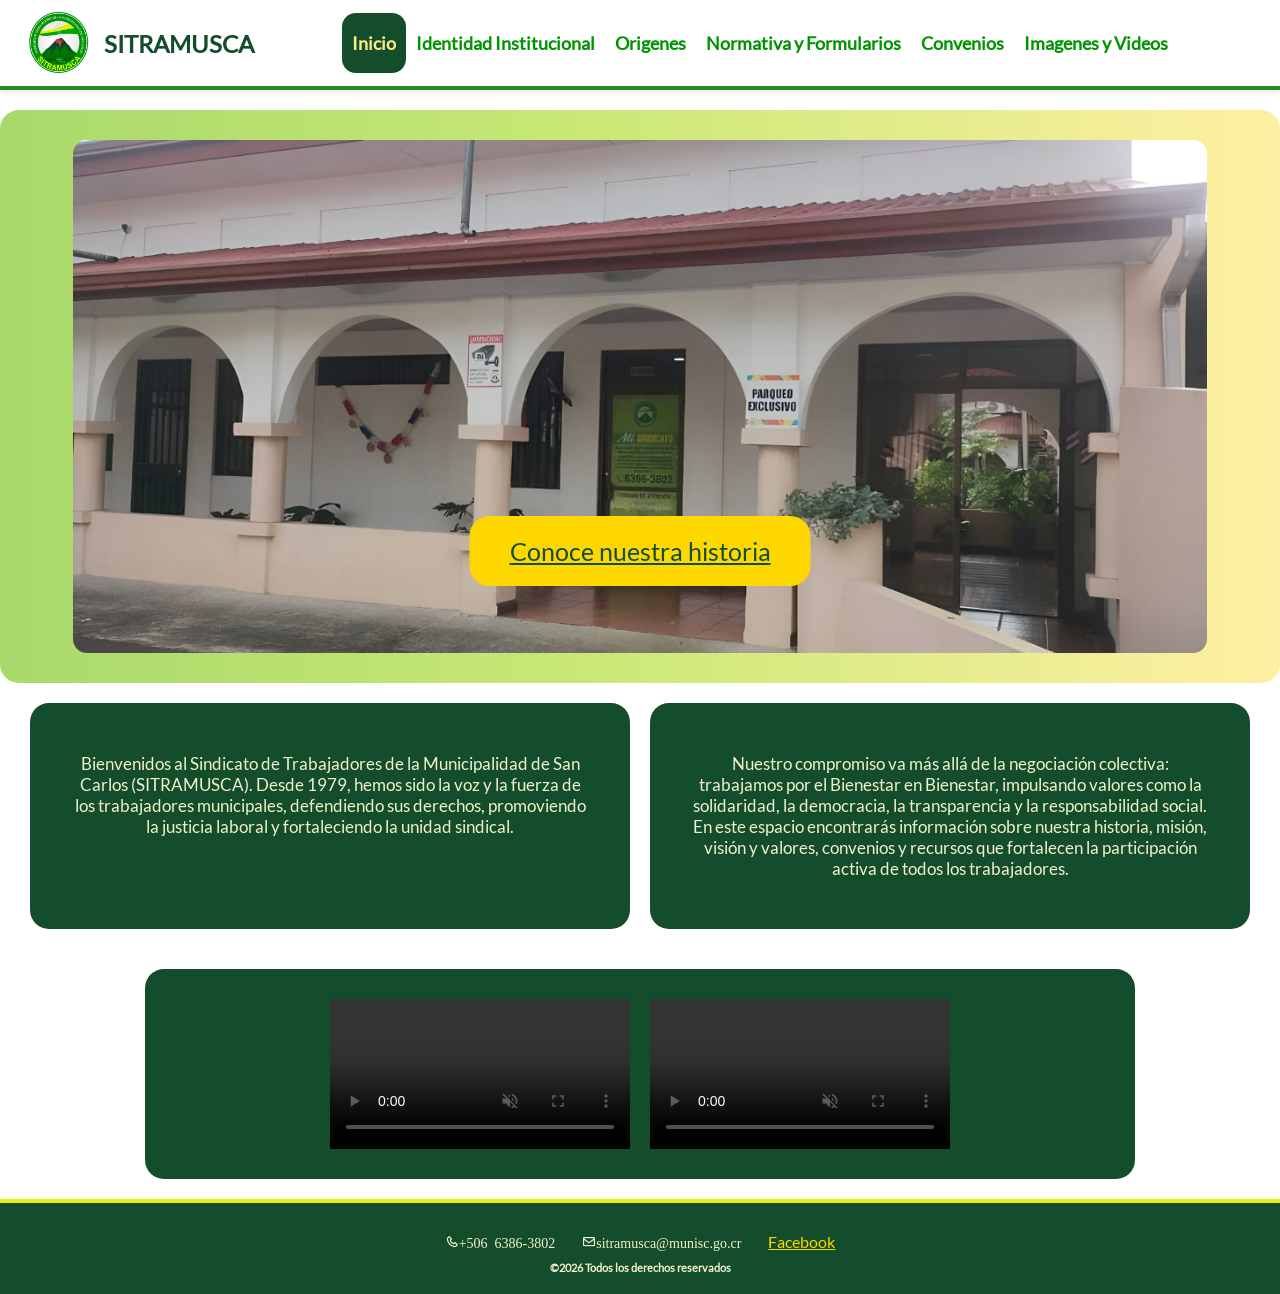
<file: index.html>
<!DOCTYPE html>
<html lang="es">
    <head>
        <meta charset="UTF-8">
        <meta name="viewport" content="width=device-width, initial-scale=1.0">
        <meta name="description"content="plantilla de ejemplo para HTML5, CSS3 y JavaScript"> 
        <meta name="Keywords" content="HTML5, CSS3 y JavaScript">
        <title id="titulo">Sindicato de Trabajadores de la Municipalidad de San Carlos - Incio</title>
        <link href='https://unpkg.com/boxicons@2.1.4/css/boxicons.min.css' rel='stylesheet'>
        <link rel="shortcut icon" type="image/x-icon" href="res/logo.png">
        <link rel="stylesheet" href="CSS/estilos.css">
    </head>
    <body>
        <div id="agrupar">

            <header class="Arriba">

                <img class="lo" src="./res/logo.png" alt="">

                <h1 class="Si">SITRAMUSCA</h1>
                <button class="menu-toggle" id="menuToggle" type="button" aria-label="Abrir menú" aria-expanded="false" aria-controls="menu"><span></span><span></span><span></span></button>

                <nav id='menu'>

                    <ul>
                        <li><a href='./index.html' class="act">Inicio</a></li>
                        <li><a href='./II/ISITRAMUSCA.html'>Identidad Institucional</a></li>
                        <li><a href='./Or/Origenes.html'>Origenes</a></li>
                        <li><a href='./MN/MarcoN.html'>Normativa y Formularios</a></li>
                        <li><a href="./Convenios/Co.html">Convenios</a></li>
                        <li><a href='./Imagenes/imagen.html'>Imagenes y Videos</a></li>
                    </ul>

                </nav>

            </header> 

            <div class="Li"></div>

        </div>  

        <article class="Bb">

            <div class="imagenb">

                <img src="./res/Banner4.cl.jpg" alt="I1" class="ImagenA">

                <div class="t">

                    <a href="NuestraHi/NuHi.html" class="b">Conoce nuestra historia</a>

                </div>

            </div>

        </article>  

        <section class="se">

            <div class="bloq">

                <article class="pb">

                    <header>

                        <hgroup>

                            <p>Bienvenidos al Sindicato de Trabajadores de la Municipalidad de San Carlos (SITRAMUSCA).
                                Desde 1979, hemos sido la voz y la fuerza de los trabajadores municipales, defendiendo sus derechos, promoviendo la justicia laboral y fortaleciendo la unidad sindical.</p>
                       
                        </hgroup>
                    </header>
                </article>

                <article class="pb">
                    <header>
                        <hgroup>
                            <p>Nuestro compromiso va más allá de la negociación colectiva: trabajamos por el Bienestar en Bienestar, impulsando valores como la solidaridad, la democracia, la transparencia y la responsabilidad social.

                                En este espacio encontrarás información sobre nuestra historia, misión, visión y valores, convenios y recursos que fortalecen la participación activa de todos los trabajadores.</p>
                        </hgroup>
                    </header>
                </article>

                <article class="BBB">

                    <header>

                        <hgroup>

                            <video autoplay muted controls width="700" height="440">

                               <source src="./res/video aniversario (2).mp4" type="video/mp4">
                            
                            </video>
                        </hgroup>

                    </header>
                    
                        <hgroup>

                            <video autoplay muted controls width="700" height="440">

                                <source src="./res/Sabias Qe comprimido.mp4" type="video/mp4">
                            
                            </video>
                            
                        </hgroup>

                </article>

            </div>

        </section>
    
        <footer id="pie">
            <div>

                <i class='bx  bx-phone'>+506 6386-3802</i>
                <i class='bx  bx-envelope'>sitramusca@munisc.go.cr</i>
                <a href="https://www.facebook.com/share/17MAuwQBsU/">Facebook</a>

            </div>

            <h6>&copy;2026 Todos los derechos reservados</h6> 

        </footer>

    <script src="./JS/menu.js" defer></script>
</body>
    
</html>
</file>
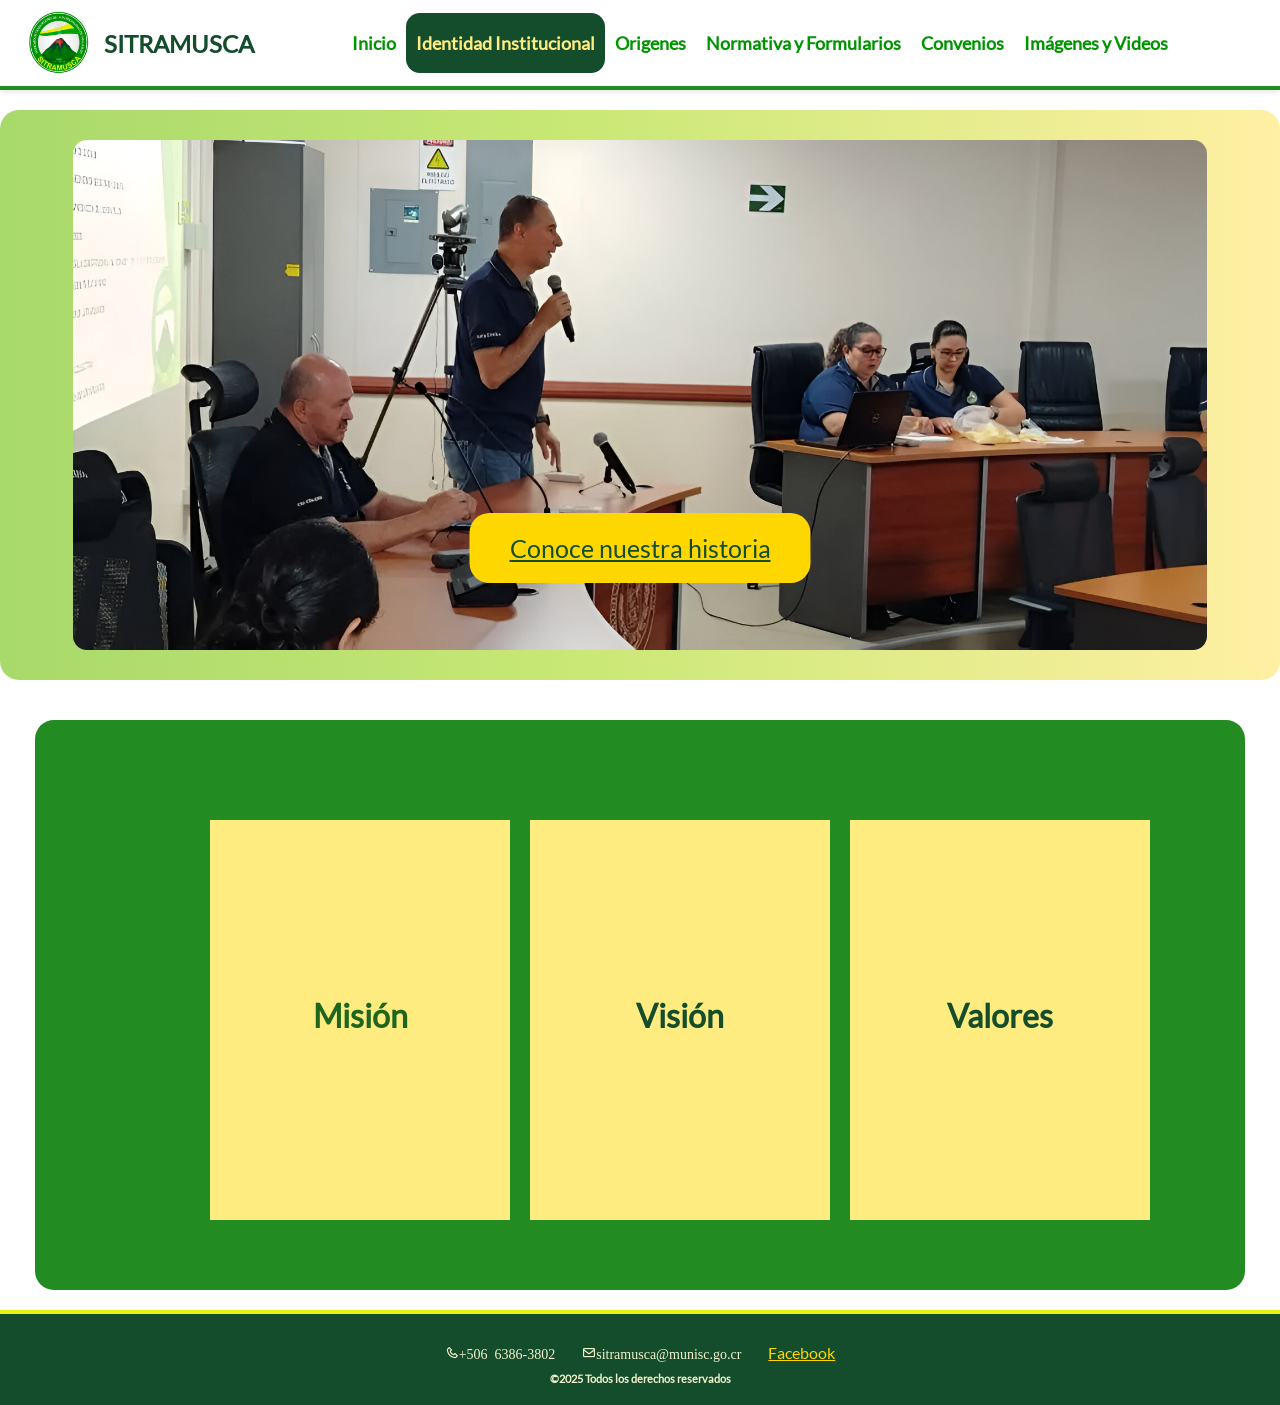
<file: II/ISITRAMUSCA.html>
<!DOCTYPE html>
<html lang="es">
    <head>
        <meta charset="UTF-8">
        <meta name="viewport" content="width=device-width, initial-scale=1.0">
        <meta name="description"content="plantilla de ejemplo para HTML5, CSS3 y JavaScript"> 
        <meta name="Keywords" content="HTML5, CSS3 y JavaScript">
        <title id="titulo">Sindicato de Trabajadores de la Municipalidad de San Carlos - Identidad Institucional</title>
        <link href='https://unpkg.com/boxicons@2.1.4/css/boxicons.min.css' rel='stylesheet'>
        <link rel="shortcut icon" type="image/x-icon" href="../res/logo.png">
        <link rel="stylesheet" href="../CSS/estilos.css">
    </head>
    <body>
        <div id="agrupar">
            <header class="Arriba">
                <img class="lo" src="../res/logo.png" alt="">
                <h1 class="Si">SITRAMUSCA</h1>
                <button class="menu-toggle" id="menuToggle" type="button" aria-label="Abrir menú" aria-expanded="false" aria-controls="menu"><span></span><span></span><span></span></button>
            
            
            <nav id='menu'>
                <ul>
                    <li><a href='../index.html'>Inicio</a></li>
                    <li><a href='../II/ISITRAMUSCA.html' class="act">Identidad Institucional</a></li>
                    <li><a href='../Or/Origenes.html'>Origenes</a></li>
                    <li><a href='../MN/MarcoN.html'>Normativa y Formularios</a></li>
                    <li><a href="../Convenios/Co.html">Convenios</a></li>
                    <li><a href="../Imagenes/imagen.html">Imágenes y Videos</a></li>
                </ul>
            </nav>
           
        </header>

         <div class="Li"></div>
        </div>
    <article class="Bb">
        <div class="imagenb">
            <img src="../res/banner1.jpg" alt="I1" id="Im1">

        <div class="t">
             <a href="../NuestraHi/NuHi.html" class="b">Conoce nuestra historia</a>
        </div>
        </div>
    </article>
       
    <section class="se">
        <article class="BB">  
            <div class="Con">
                <div class="Target">
                    <div class="Frente">
                        <h2>Misión</h2>
                    </div>
                    <div class="Atras">
                        <p>Nuestra misión es representar, defender y promover los derechos e intereses de los trabajadores de la Municipalidad de San Carlos, garantizando condiciones laborales justas, equitativas y dignas. Buscamos fortalecer la unidad, la solidaridad y la participación democrática de nuestros afiliados, impulsando el bienestar integral de los trabajadores y sus familias, así como el desarrollo social y comunitario del cantón.</p>
                    </div>
                </div>

                <div class="TargetVi">
                    <div class="frentevi">
                        <h2>Visión</h2>
                    </div>
                    <div class="atrasvi">
                        <p>Ser un sindicato líder, sólido y transparente, reconocido a nivel local y nacional por su capacidad de defender los derechos laborales, fomentar la justicia social y promover la participación democrática. Aspiramos a consolidarnos como un referente en la protección de los trabajadores municipales y en el fortalecimiento del bienestar colectivo, contribuyendo al progreso de San Carlos y de Costa Rica</p>
                    </div>
                </div>

                <div class="TargetVa">
                    <div class="frenteva">
                        <h2>Valores</h2>
                    </div>
                    <div class="atrasva">
                        <p>
                            <b>Solidaridad:</b> Apoyamos a cada trabajador municipal como parte de una misma familia sindical.
                            
                            <b>Justicia:</b> Luchamos por condiciones laborales justas, equitativas y dignas.
                            
                            <b>Transparente:</b> Actuamos con claridad y honestidad en la gestión sindical.
                        
                            <b>Respeto:</b> Promovemos relaciones laborales basadas en la dignidad y los derechos humanos
                            
                            <b>Democracia:</b> Fomentamos la participación activa de los trabajadores en la toma de decisiones.
                            
                            <b>Responsabilidad Social:</b> Reconocemos nuestra función como defensores del bienestar de los empleados y del servicio a la ciudadanía</p>
                    </div>
                </div>
            </div>     
        </article>
    </section>
     
    <footer id="pie">
        <div>
            <i class='bx  bx-phone'>+506 6386-3802</i>
            <i class='bx  bx-envelope'>sitramusca@munisc.go.cr</i>
            <a href="https://www.facebook.com/share/17MAuwQBsU/">Facebook</a>
            </div>
    <h6>&copy;2025 Todos los derechos reservados</h6> 
    </footer>
    <script src="../JS/menu.js" defer></script>
</body>
</html>
</file>
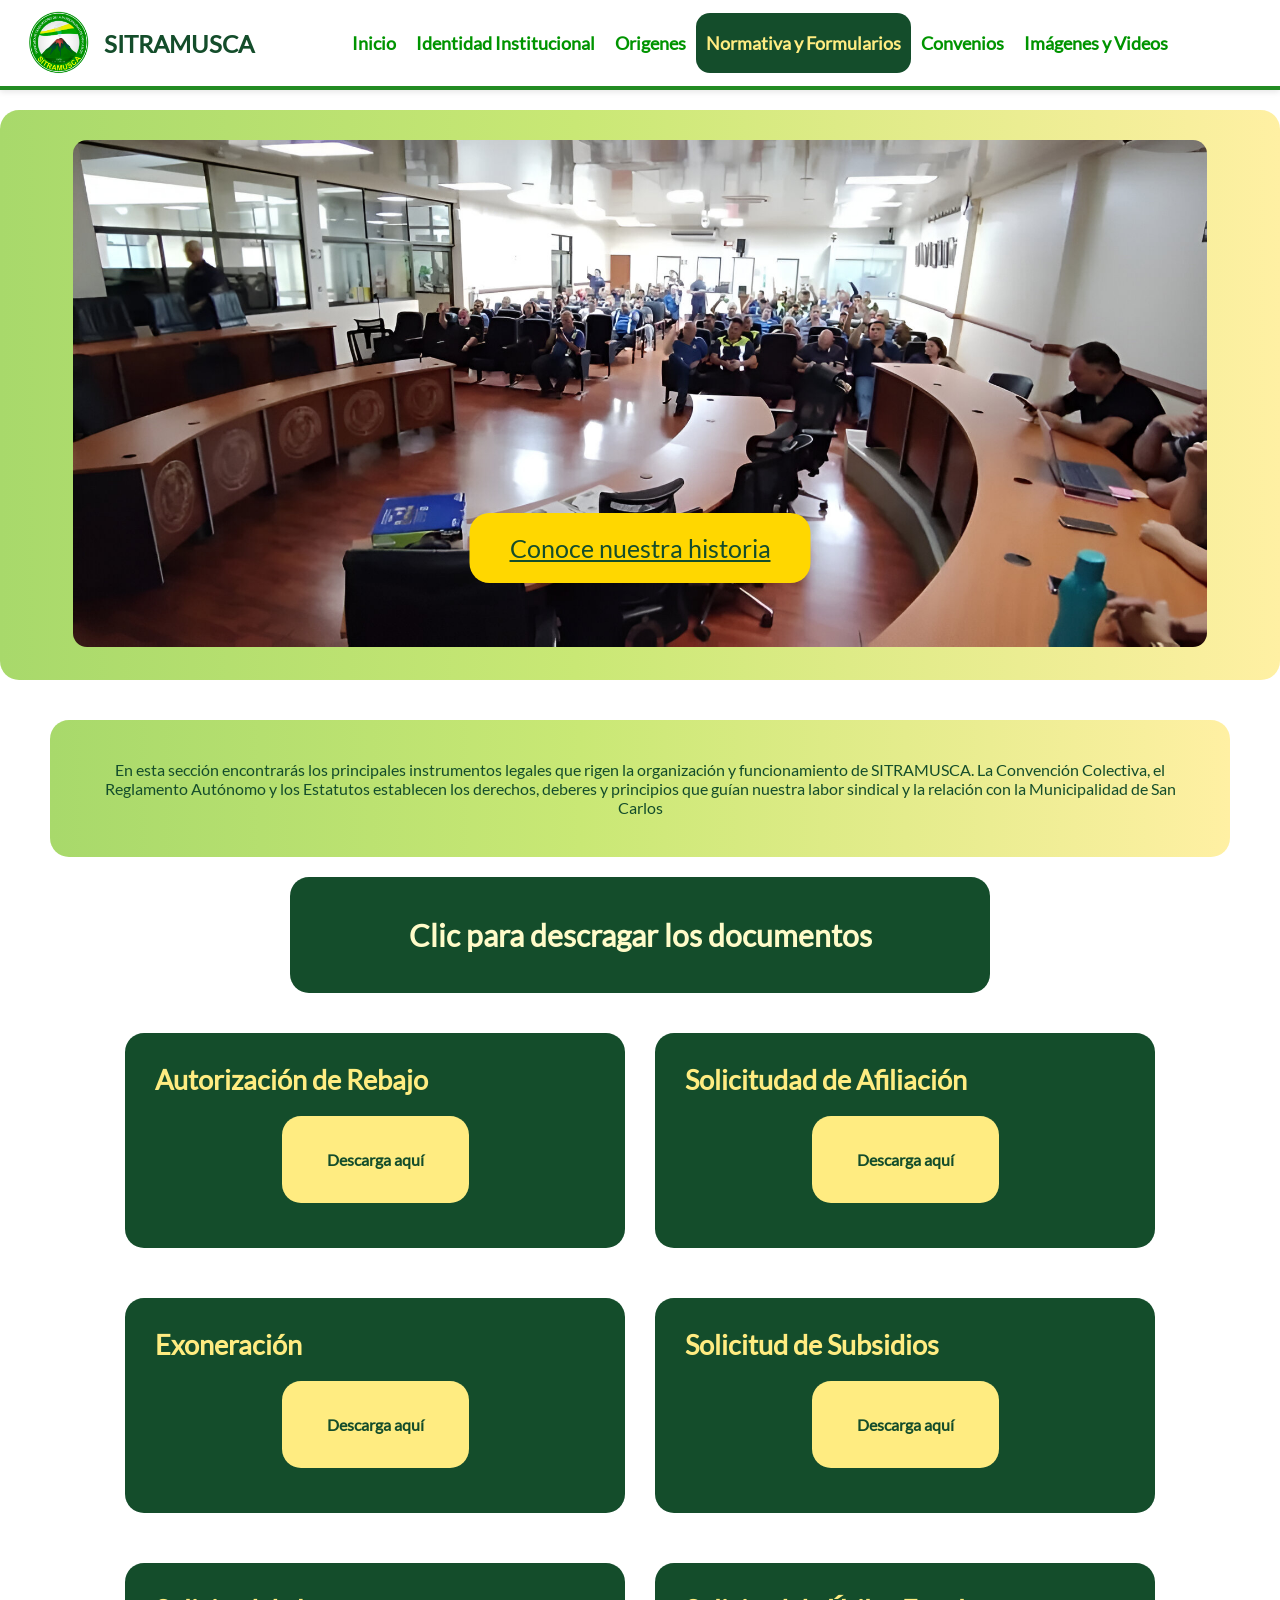
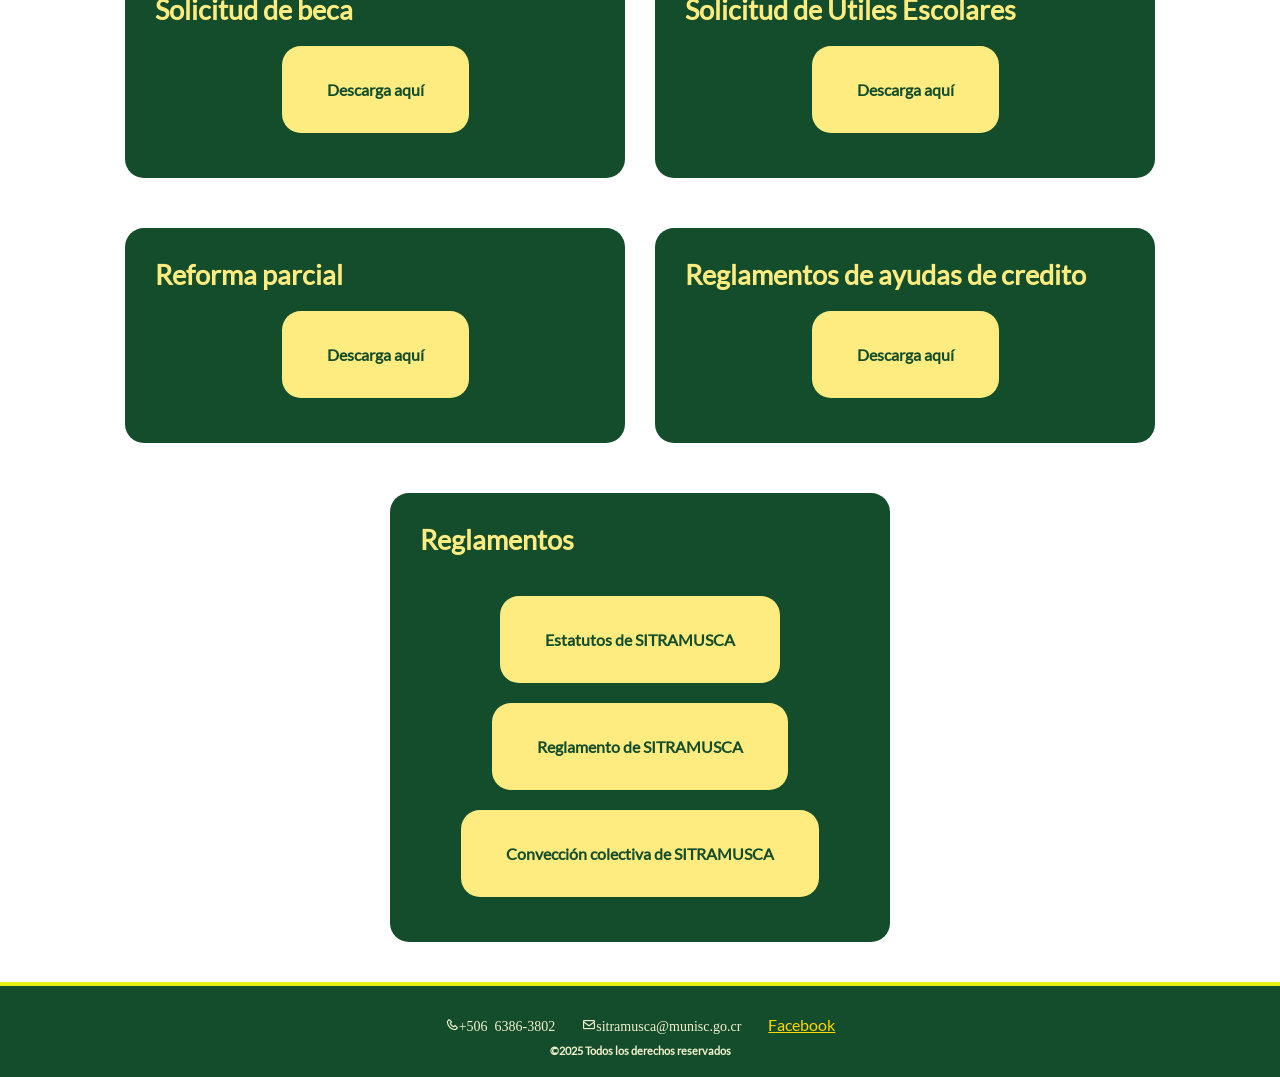
<file: MN/MarcoN.html>
<!DOCTYPE html>
<html lang="es">

    <head>

        <meta charset="UTF-8">
        <meta name="viewport" content="width=device-width, initial-scale=1.0">
        <meta name="description"content="plantilla de ejemplo para HTML5, CSS3 y JavaScript"> 
        <meta name="Keywords" content="HTML5, CSS3 y JavaScript">
        <title id="titulo">Sindicato de Trabajadores de la Municipalidad de San Carlos - Normativa y Formularios</title>
        <link href='https://unpkg.com/boxicons@2.1.4/css/boxicons.min.css' rel='stylesheet'>
        <link rel="shortcut icon" type="image/x-icon" href="../res/logo.png">
        <link rel="stylesheet" href="../CSS/estilos.css">

    </head>

    <body>

        <div id="agrupar">

            <header class="Arriba">

                <img class="lo" src="../res/logo.png" alt="">

                <h1 class="Si">SITRAMUSCA</h1>
                <button class="menu-toggle" id="menuToggle" type="button" aria-label="Abrir menú" aria-expanded="false" aria-controls="menu"><span></span><span></span><span></span></button>
            
                <nav id='menu'>
                    <ul>
                        <li><a href='../index.html'>Inicio</a></li>
                        <li><a href='../II/ISITRAMUSCA.html'>Identidad Institucional</a></li>
                        <li><a href='../Or/Origenes.html'>Origenes</a></li>
                        <li><a href='../MN/MarcoN.html' class="act">Normativa y Formularios</a></li>
                        <li><a href="../Convenios/Co.html">Convenios</a></li>
                        <li><a href="../Imagenes/imagen.html">Imágenes y Videos</a></li>
                    </ul>
                </nav>

            </header>

           <div class="Li"></div>
       
        </div>
        
        <article class="Bb">

            <div class="imagenbo">

                <img src="../res/Banner3.jpg" alt="I1" id="Im1">

                <div class="t">

                    <a href="../NuestraHi/NuHi.html" class="b">Conoce nuestra historia</a>

                </div>

            </div>

        </article> 
           
        <section>

            <header class="Nuc">

                <hgroup>

                
                    <p>En esta sección encontrarás los principales instrumentos legales que rigen la organización y funcionamiento de SITRAMUSCA. La Convención Colectiva, el Reglamento Autónomo y los Estatutos establecen los derechos, deberes y principios que guían nuestra labor sindical y la relación con la Municipalidad de San Carlos</p>
            
                </hgroup>

            </header>

            <header class="Nuca">

            <p>Clic para descragar los documentos</p>

            </header>


            <section class="ContPe">
        
                <section class="Pe">

                    <h2 class="TPe">Autorización de Rebajo</h2>

                    <div class="DocB">

                        <a href="../res/BOLETA DE AUTORIZACION REBAJO PLANILLA.docx" download class="Botd">Descarga aquí</a>
            
                    </div>

                </section>

                <section class="Pe">

                    <h2 class="TPe">Solicitudad de Afiliación</h2>

                    <div class="DocB">
                        
                <a href="../res/SOLICITUD DE AFILIACIÓN.docx" download class="Botd">Descarga aquí</a>

                        
                    </div>
                
                </section>

                <section class="Pe">

                    <h2 class="TPe">Exoneración</h2>

                    <div class="DocB">
                        
                        <a href="../res/EXONERACION PERMISO CONSTRUCCION.docx" download class="Botd">Descarga aquí</a>
                    
                    </div>
                
                </section>

                <section class="Pe">

                    <h2 class="TPe">Solicitud de Subsidios</h2>

                    <div class="DocB">
                        
                        <a href="../res/Formato subsidio.docx" download class="Botd">Descarga aquí</a>
                    
                    </div>

                </section>

                <section class="Pe">

                    <h2 class="TPe">Solicitud de beca</h2>

                    <div class="DocB">
                        
                        
                        <a href="../res/FORMULARIO BECAS VIGENTE.docx" download class="Botd">Descarga aquí</a>
                    
                    </div>

                </section>

                 <section class="PeC">

                    <h2 class="TPe">Solicitud de Útiles Escolares</h2>

                    <div class="DocB">
                        
                        <a href="../res/SOLICITUD DE ARTICULOS PARA ESTUDIANTES  - 2026.docx" download class="Botd">Descarga aquí</a>
                    
                    </div>

                </section>


                 <section class="PeC">

                    <h2 class="TPe">Reforma parcial</h2>

                    <div class="DocB">
                        
                        <a href="../res/Reforma Parcial Estatuto SITRAMUSCA- FINAL.pdf" download class="Botd">Descarga aquí</a>
                    
                    </div>

                </section>


                 <section class="PeC">

                    <h2 class="TPe">Reglamentos de ayudas de credito</h2>

                    <div class="DocB">
                        
                        <a href="../res/REGLAMENTO DE AYUDAS CREDITO CAJA AUXILIAR 2019.pdf" download class="Botd">Descarga aquí</a>
                    
                    </div>

                </section>


                <section class="Pe">

                    <h2 class="TPe">Reglamentos</h2>

                    <div class="DocB">

                        <hgroup class="Btr">
                            
                            <a href="../res/ESTATUTOS DE SITRAMUSCA.pdf" download class="Botd">Estatutos de SITRAMUSCA</a>
                            <a href="../res/REGLAMENTO AUTONOMO.pdf" download class="Botd">Reglamento de SITRAMUSCA</a>
                            <a href="../res/CONVENCION COLECTIVA AGOSTO 2024.pdf" download class="Botd">Convección colectiva de SITRAMUSCA</a>
                        
                        </hgroup>

                    </div>

                </section>

            </section>
            

        </section>

        

        <footer id="pie">

            <div>

                <i class='bx  bx-phone'>+506 6386-3802</i>
                <i class='bx  bx-envelope'>sitramusca@munisc.go.cr</i>
                <a href="https://www.facebook.com/share/17MAuwQBsU/">Facebook</a>

            </div>

            <h6>&copy;2025 Todos los derechos reservados</h6> 

        </footer> 

    <script src="../JS/menu.js" defer></script>
</body>
    
</html>
</file>
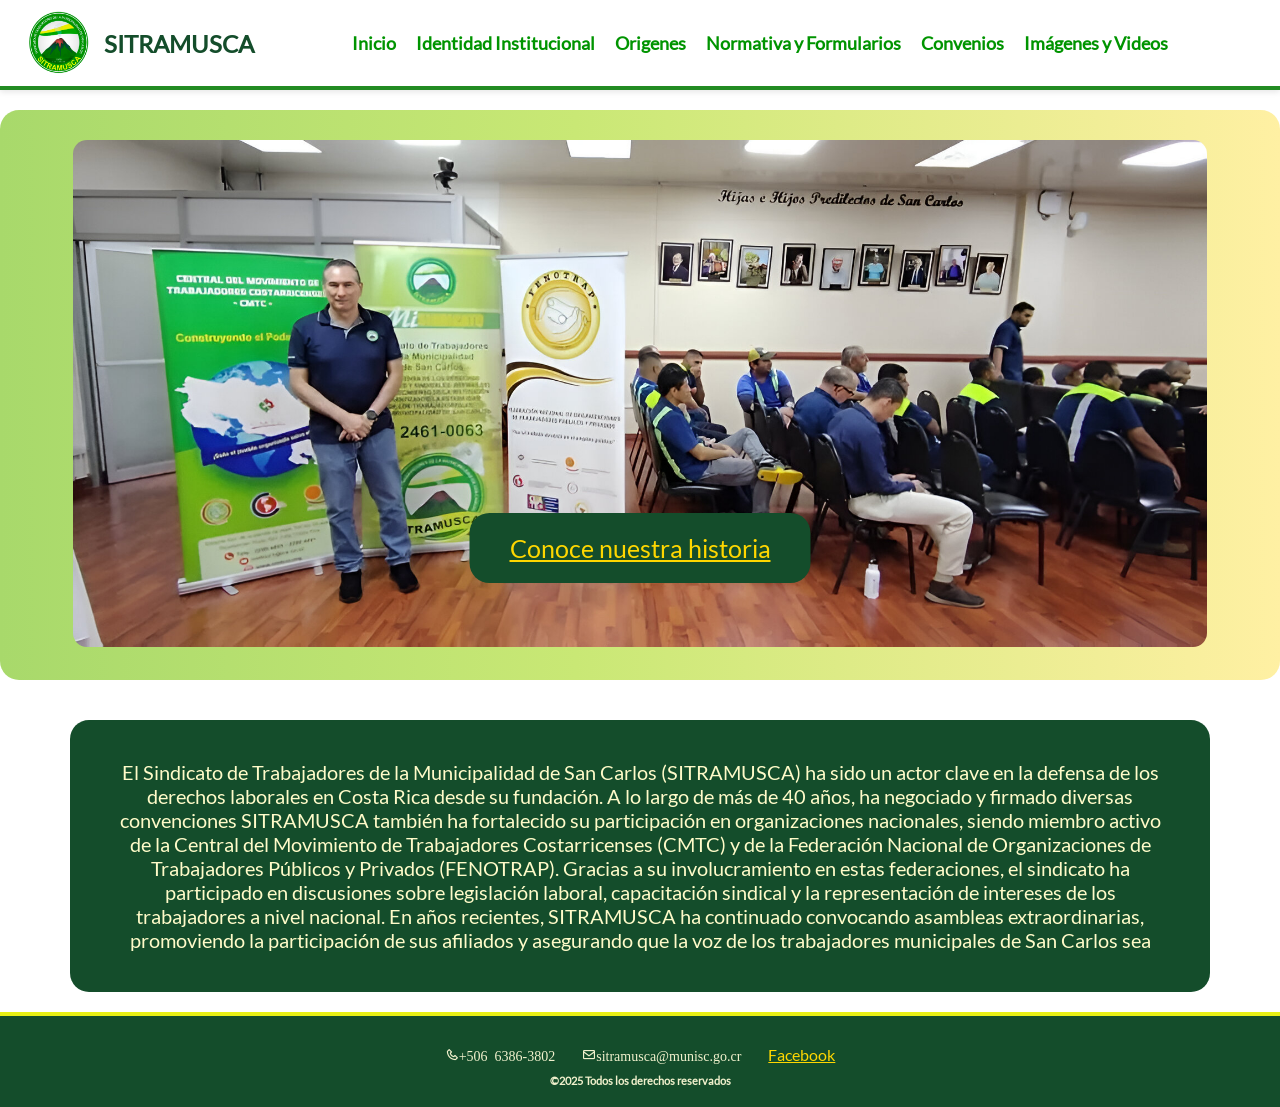
<file: NuestraHi/NuHi.html>
<!DOCTYPE html>
<html lang="es">

    <head>
        <meta charset="UTF-8">
        <meta name="viewport" content="width=device-width, initial-scale=1.0">
        <meta name="description"content="plantilla de ejemplo para HTML5, CSS3 y JavaScript"> 
        <meta name="Keywords" content="HTML5, CSS3 y JavaScript">
        <title id="titulo">Sindicato de Trabajadores de la Municipalidad de San Carlos - Nuestra Historia</title>
        <link href='https://unpkg.com/boxicons@2.1.4/css/boxicons.min.css' rel='stylesheet'>
        <link rel="shortcut icon" type="image/x-icon" href="../res/logo.png">
        <link rel="stylesheet" href="../CSS/estilos.css">

    </head>

    <body>
        <div id="agrupar">
            <header class="Arriba">

                <img class="lo" src="../res/logo.png" alt="">

                <h1 class="Si">SITRAMUSCA</h1>
                <button class="menu-toggle" id="menuToggle" type="button" aria-label="Abrir menú" aria-expanded="false" aria-controls="menu"><span></span><span></span><span></span></button>
           

                <nav id='menu'>

                    <ul>
                        <li><a href='../index.html'>Inicio</a></li>
                        <li><a href='../II/ISITRAMUSCA.html'>Identidad Institucional</a></li>
                        <li><a href='../Or/Origenes.html'>Origenes</a></li>
                        <li><a href='../MN/MarcoN.html'>Normativa y Formularios</a></li>
                        <li><a href="../Convenios/Co.html">Convenios</a></li>
                        <li><a href="../Imagenes/imagen.html">Imágenes y Videos</a></li>

                    </ul>

                </nav>

            </header>

            <div class="Li"></div>

        </div>

        <article class="Bb">

            <div class="imagenbo">

                <img src="..//res/BANNER 2.jpg" alt="I1" id="Im1">

                <div class="t">

                    <a href="NuHi.html" class="b" id= "activ">Conoce nuestra historia</a>
    
                </div>

            </div>

        </article>    
           
        <section class="se">

            <header class="Nucs">

                <hgroup>

                    <p>El Sindicato de Trabajadores de la Municipalidad de San Carlos (SITRAMUSCA) ha sido un actor clave en la defensa de los derechos laborales en Costa Rica desde su fundación. A lo largo de más de 40 años, ha negociado y firmado diversas convenciones SITRAMUSCA también ha fortalecido su participación en organizaciones nacionales, siendo miembro activo de la Central del Movimiento de Trabajadores Costarricenses (CMTC) y de la Federación Nacional de Organizaciones de Trabajadores Públicos y Privados (FENOTRAP). Gracias a su involucramiento en estas federaciones, el sindicato ha participado en discusiones sobre legislación laboral, capacitación sindical y la representación de intereses de los trabajadores a nivel nacional.
                    En años recientes, SITRAMUSCA ha continuado convocando asambleas extraordinarias, promoviendo la participación de sus afiliados y asegurando que la voz de los trabajadores municipales de San Carlos sea</p>
           
                </hgroup>

            </header> 

        </section>

        <footer id="pie">

            <div>

                <i class='bx  bx-phone'>+506 6386-3802</i>
                <i class='bx  bx-envelope'>sitramusca@munisc.go.cr</i>
                <a href="https://www.facebook.com/share/17MAuwQBsU/">Facebook</a>

            </div>

            <h6>&copy;2025 Todos los derechos reservados</h6> 

        </footer> 

    <script src="../JS/menu.js" defer></script>
</body>

</html>
</file>
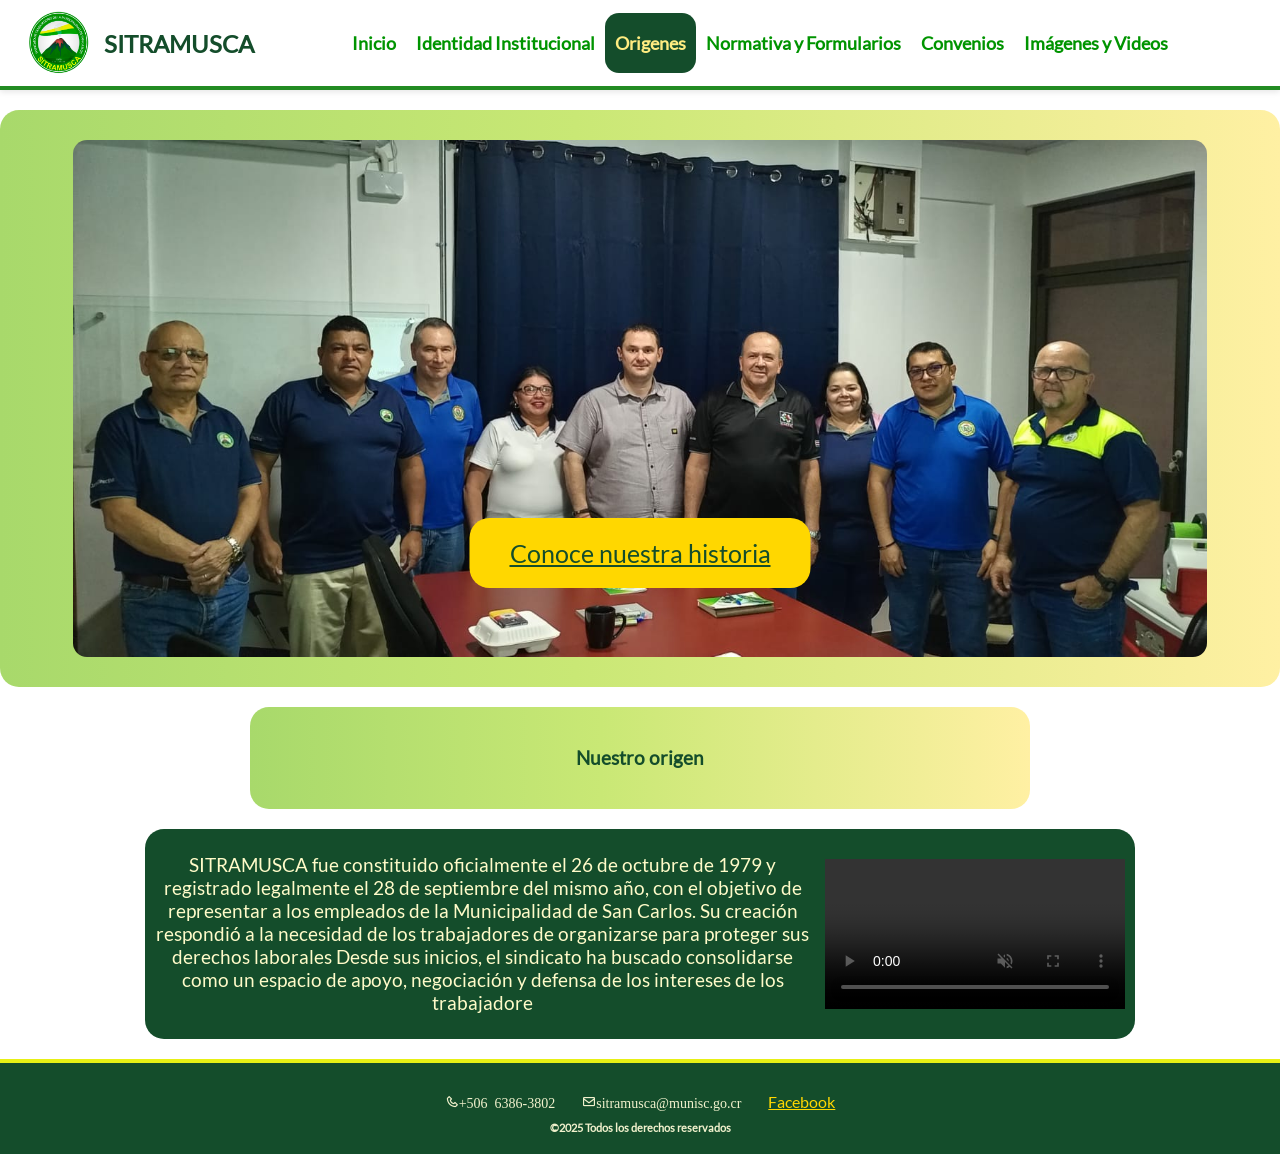
<file: Or/Origenes.html>
<!DOCTYPE html>
<html lang="es">
    <head>
        <meta charset="UTF-8">
        <meta name="viewport" content="width=device-width, initial-scale=1.0">
        <meta name="description"content="plantilla de ejemplo para HTML5, CSS3 y JavaScript"> 
        <meta name="Keywords" content="HTML5, CSS3 y JavaScript">
        <title id="titulo">Sindicato de Trabajadores de la Municipalidad de San Carlos - Origenes</title>
        <link href='https://unpkg.com/boxicons@2.1.4/css/boxicons.min.css' rel='stylesheet'>
        <link rel="shortcut icon" type="image/x-icon" href="../res/logo.png">
        <link rel="stylesheet" href="../CSS/estilos.css">
    </head>

    <body>

        <div id="agrupar">

            <header class="Arriba">

                <img class="lo" src="../res/logo.png" alt="">

                <h1 class="Si">SITRAMUSCA</h1>
                <button class="menu-toggle" id="menuToggle" type="button" aria-label="Abrir menú" aria-expanded="false" aria-controls="menu"><span></span><span></span><span></span></button>
        
                <nav id='menu'>

                    <ul>
                        <li><a href='../index.html'>Inicio</a></li>
                        <li><a href='../II/ISITRAMUSCA.html'>Identidad Institucional</a></li>
                        <li><a href='../Or/Origenes.html' class="act">Origenes</a></li>
                        <li><a href='../MN/MarcoN.html'>Normativa y Formularios</a></li>
                        <li><a href="../Convenios/Co.html">Convenios</a></li>
                        <li><a href="../Imagenes/imagen.html">Imágenes y Videos</a></li>

                    </ul>

                </nav>

            </header>

            <div class="Li"></div>

        </div>

        <article class="Bb">

            <div class="imagenb">

                <img src="../res/Banner.jpg" alt="I1" id="Im1">

                <div class="t">
                    <a href="../NuestraHi/NuHi.html" class="b">Conoce nuestra historia</a>
        
                </div>

            </div>

        </article>

        <section class="se">

            <div class="fe">

                <h3>Nuestro origen</h3>

            </div>

            <article class="BBB">

                <header class="tituloI">

                    <hgroup>

                        <p>SITRAMUSCA fue constituido oficialmente el 26 de octubre de 1979 y registrado legalmente el 28 de septiembre del mismo año, con el objetivo de representar a los empleados de la Municipalidad de San Carlos. Su creación respondió a la necesidad de los trabajadores de organizarse para proteger sus derechos laborales
                            Desde sus inicios, el sindicato ha buscado consolidarse como un espacio de apoyo, negociación y defensa de los intereses de los trabajadore</p>
                            
                        <video autoplay muted controls width="200" height="400">

                            <source src="../res/videoS.mp4" type="video/mp4"> 
                            
                        </video>

                    </hgroup>

                </header>

            </article>

        </section>

        <footer id="pie">

            <div>

                <i class='bx  bx-phone'>+506 6386-3802</i>
                <i class='bx  bx-envelope'>sitramusca@munisc.go.cr</i>
                <a href="https://www.facebook.com/share/17MAuwQBsU/">Facebook</a>

            </div>

            <h6>&copy;2025 Todos los derechos reservados</h6> 

        </footer>
        
    <script src="../JS/menu.js" defer></script>
</body>
    
</html>
</file>
<file: CSS/estilos.css>
* {
  margin: 0px;
  padding: 0px;
  box-sizing: border-box;
  font-family: Fuente;
}

.t .tb {
  font: bold 24px Fuente, sans-serif;
  color: #FBC02D;
}

h2 {
  font: 10px;
  text-align: justify;
}

h6 {
  color: #f1f1cd;
}


#agrupar {
  width: 100%;
  margin: 0;

  padding-top: 8px;

  text-align: left;
  position: fixed;

  top: 0;
  left: 0;
  z-index: 9999;
  background-color: white;
  box-shadow: 0 2px 6px rgb(0, 0, 0, 0.10);
}

.Arriba {
  display: flex;
  align-items: center;
  gap: 10px;
  margin: 0;
  padding: 0 24px;
  background-color: white;
  width: 100%;

}

.Si {
  width: auto;
  margin: 0;
  font-size: 24px;
  white-space: nowrap;
  color: #144d2b;
}

.lo {
  border: 0px;
  width: 70px;
  height: 70px;
  flex-shrink: 0;
}

.se {
  padding: 0 20px;
  width: 100%;
  margin: 20px, auto;
}

#pie {
  clear: both;
  width: 100%;
  height: auto;
  padding: 20px 12px;
  box-sizing: border-box;
  text-align: center;
  border-top: 4px solid #e7f015;
  background-color: #144d2b;
}

#pie i {
  font-size: 14px;
  padding: 12px;
  color: #f1f1cd;
}


.Li {
  width: 100%;
  margin-top: 8px;
  padding: 0;
  border-top: 4px solid #228b22;
}

.pb {
  flex: 1 1 400px;
  max-width: 600px;
  padding: 35px 30px;
  min-width: 280px;

  background: #144d2b;
  border-radius: 19px;
  padding: 50px 40px;
  box-sizing: border-box;
  text-align: center;
  float: none;
  font-size: 17px;
  color: #f1f1cd;

}

b p {
  color: #f1f1cd;
}

.BB {
  width: 160%;
  text-align: center;
  float: left;
  margin: 20px 15px;
  padding: 10px;
  background: #228b22;
  display: flex;
  color: #fffbc9;
  border-radius: 19px
}

.BBB {
  display: flex;
  justify-content: center;
  width: 100%;
  max-width: 990px;
  margin: 20px auto;
  padding: 10px;
  box-sizing: border-box;
  background: #144d2b;
  border-radius: 19px;
  color: #fffbc9;
  font-size: 19px;
  text-align: center;
  float: none;
  gap: 20px;
}

.BBB video {
  display: block;
  width: 100%;
  max-width: 500px;
  height: auto;
  margin: 20px auto 20px;
}

.Bb {
  width: 100%;
  height: 100%;
  text-align: center;
  margin: 20px 0px;
  padding: 10px;
  background: linear-gradient(90deg, #A8D96B 0%, #C9E875 45%, #FFF0A3 100%);
  display: flex;
  border-radius: 19px
}

.g {
  width: 1300px;
  text-align: center;
  margin-bottom: 20px;
  padding: 40px;
  display: flex;
  border-radius: 19px;
  margin-left: 20px;
  font-size: 25px;
  background: linear-gradient(90deg, #A8D96B 0%, #C9E875 45%, #FFF0A3 100%);
  color: #144d2b;
}

.g p {
  margin-left: 25px
}

.Nuc {
  width: 1200px;
  text-align: center;
  float: left;
  margin: 20px 50px;
  padding: 40px;
  display: flex;
  border-radius: 19px;
  background: linear-gradient(90deg, #A8D96B 0%, #C9E875 45%, #FFF0A3 100%);
  color: #144d2b;

}


.Nucas {
  width: calc(100% - 40px);
  max-width: 1200px;
  margin: 20px auto;
  padding: 40px;
  display: block;
  float: none;
  border-radius: 19px;
}

.Nucs {
  width: 1200px;
  text-align: center;
  float: left;
  margin: 20px 50px;
  padding: 40px;
  display: flex;
  border-radius: 19px;
  background-color: #144d2b;
  color: #fffbc9;
  font-size: 20px;
}

.Nuca {
  width: 700px;
  margin: 20px 320px;
  padding: 40px;
  display: flex;
  border-radius: 19px;
  background-color: #144d2b;
  font-size: 30px;
  color: #fffbc9;
  justify-content: center;
  font-weight: bold;

}

.Btr {
  display: flex;
  flex-wrap: wrap;
  gap: 20px;
  justify-content: center;
  margin-top: 20px;
}

article footer p {
  font: italc 14px verdana, sans-serif;
}

#body {
  font-family: Verdana, 'Lucida Grande';
}

body {
  background-color: #ffffff;

  padding-top: 90px;
}

@font-face {
  font-family: "Fuente";
  src: url('../res/Lato-Regular.ttf');
}

.imagenb {
  position: relative;
  overflow: hidden;
  display: block;
  width: 100%;
  text-align: center;
  margin: 20px auto;
}

img {
  border-radius: 14px;
}

.imgenb img {
  height: 100%;
  width: 100%;
  margin: auto, auto;
}

.t {
  position: absolute;
  top: 80%;
  left: 50%;
  transform: translate(-50%, -50%);
  color: #ffd700;
  text-align: center;
  padding: 20px;
  border-radius: 20px;
}

.t,
h2 {
  font-size: 2em;
  margin-bottom: 10px;

}

.b {
  display: inline-block;
  padding: 20px 40px;
  background-color: #ffd700;
  color: #144d2b;
  border-radius: 20px;
  flex-shrink: 0;
  font-size: 25px;
}

.Target {
  position: relative;
  width: 300px;
  height: 400px;
  padding: 40px;
  margin-bottom: 100px;
  margin-left: 120px;
}

.Target div {
  position: absolute;
  width: 100%;
  height: 100%;
  display: flex;
  align-items: center;
  justify-content: center;
  backface-visibility: hidden;
  transition: 1s;
}

.Target .Frente {
  background-color: #ffec81;
  transform: perspective(500px) rotateY(0deg);
  color: #1e661e;
}

.Target .Atras {
  background-color: #f1f1cd;
  transform: perspective(500px) rotateY(180deg);
  color: #144d2b;
  text-align: left;
  font-size: 19px;
}

.Target .Atras p {
  margin-left: 5px;
}

.Target:hover .Frente {
  transform: perspective(500px) rotateY(180deg);
}

.Target:hover .Atras {
  transform: perspective(500px) rotateY(360deg);

}

.TargetVi {
  position: relative;
  width: 300px;
  height: 400px;
  padding: 40px;
  margin-bottom: 100px;
}

.TargetVi div {
  position: absolute;
  width: 100%;
  height: 100%;
  display: flex;
  align-items: center;
  justify-content: center;
  backface-visibility: hidden;
  transition: 1s;
}

.TargetVi .frentevi {
  background-color: #ffec81;
  transform: perspective(500px) rotateY(0deg);
  color: #144d2b;
}

.TargetVi .atrasvi {
  background: #f1f1cd;
  transform: perspective(500px) rotateY(180deg);
  color: #144d2b;
  text-align: left;
  font-size: 19px;
}

.TargetVi .atrasvi p {
  margin-left: 5px;
}

.TargetVi:hover .frentevi {
  transform: perspective(500px) rotateY(180deg);
}

.TargetVi:hover .atrasvi {
  transform: perspective(500px) rotateY(360deg);

}

.TargetVa {
  position: relative;
  width: 300px;
  height: 400px;
  padding: 40px;
  margin-bottom: 100px;
}

.TargetVa div {
  position: absolute;
  width: 100%;
  height: 100%;
  display: flex;
  align-items: center;
  justify-content: center;
  backface-visibility: hidden;
  transition: 1s;
}

.TargetVa .frenteva {
  background-color: #ffec81;
  transform: perspective(500px) rotateY(0deg);
  color: #144d2b;
}

.TargetVa .atrasva {
  background: #f1f1cd;
  transform: perspective(500px) rotateY(180deg);
  color: #144d2b;
  text-align: left;
  font-size: 18px;
}

.TargetVa .atrasva p {
  margin-left: 5px;
}

.TargetVa:hover .frenteva {
  transform: perspective(500px) rotateY(180deg);
}

.TargetVa:hover .atrasva {
  transform: perspective(500px) rotateY(360deg);
}

.Con {
  display: flex;
  justify-content: center;
  align-items: flex-start;
  gap: 20px;
  margin-top: 50px;
}

hgroup {
  display: flex;
  align-items: center;
  gap: 15px;
}

.F1 {
  width: 400px;
  height: auto;
  flex-shrink: 0;
}

.TI {
  display: flex;
  justify-content: center;
  align-items: flex-start;
  gap: 15px;
  text-align: justify
}

.TI p {
  width: 400px;
}

.imagenbo {
  position: relative;
  overflow: hidden;
  display: block;
  width: 100%;
  height: 100%;
  text-align: center;
  margin: 20px auto;
}

.imgenbo,
img {
  height: 100%;
  width: 90%;
  z-index: 1;
  margin: auto, auto;
}

.fe {
  width: 100%;
  justify-content: center;
  align-items: center;
  float: center;
  color: #144d2b;
  margin: 18px 230px;
  padding: 40px;
  background: linear-gradient(90deg, #A8D96B 0%, #C9E875 45%, #FFF0A3 100%);
  display: flex;
  align-items: center;
  border-radius: 19px;
}

a {
  color: #ffd700;
  padding: 12px;
}

.Botd {
  display: inline-block;
  padding: 34px 45px;
  color: #144d2b;
  background-color: #ffec81;
  font-weight: bold;
  text-decoration: none;
  border-radius: 19px;
  transition: 0.3s, transform 0.2s;
  cursor: pointer;
}

.Botd:hover {
  background: #228b22;
  transform: scale(1.05);
  color: #ffec81;

}

.Botds {
  display: inline-block;
  padding: 34px 45px;
  color: #144d2b;
  background-color: #ffec81;
  font-weight: bold;
  text-decoration: none;
  border-radius: 19px;
  transition: 0.3s, transform 0.2s;
  cursor: pointer;
  margin-left: 180px;
}

.Botds:hover {
  background: #1c721c;
  transform: scale(1.05);
  color: #ffec81;
}

.bloq {
  display: flex;
  flex-wrap: wrap;
  gap: 20px;
  justify-content: center;

  width: 100%;
  max-width: 1300px;
  margin: 20px, auto;
  transform: none;


}

.imagengrande i {
  color: rgb(255, 0, 51);
  font-size: 32px;
  cursor: pointer;
}

.imagengrande span {
  color: rgb(194, 119, 134);
  position: absolute;
  top: 5%;
  right: 5%;
  font-size: 30px;
  cursor: pointer;
}

.imagengrande p {
  color: rgb(194, 119, 134);
  position: absolute;
  top: 0%;
  right: 85%;
  font-size: 30px;
  cursor: pointer;
}

.imagengrande {
  display: none;
  position: fixed;
  top: 0;
  left: 0;
  width: 100vw;

  height: 100vh;
  max-width: none;
  max-height: none;

  transform: none;
  background: rgba(20, 77, 43, 0.8);
  justify-content: center;
  align-items: center;
  z-index: 9999;
  padding: 20px;
  border-radius: border-box;
  border-radius: 0;
}

#imagen {
  width: auto;
  height: auto;
  max-height: 90vw;
  max-height: 90vh;
  object-fit: contain;
  border-radius: 19px;
  display: block;
  margin: 0 auto;
}

#Cerrar {
  position: absolute;
  top: 20px;
  right: 90px;
  font-size: 50px;
  font-weight: bold;
  color: rgb(230, 72, 72);
  cursor: pointer;
  z-index: 10000;
  user-select: none;
}

#Cerrar:hover {
  color: rgb(215, 104, 104);
}

.BC {
  display: flex;
  justify-content: center;
  width: 100%;
  min-height: 75px;
  padding: 20px 30px;
  box-sizing: border-box;
  text-align: center;
  background-color: #144d2b;
  color: #ffd700;
  font-weight: bold;
  text-decoration: none;
  border-radius: 19px;
  transition: 0.3s, transform 0.2s;
  cursor: pointer;
  font-size: 25px;

}

.Buttones {
  display: grid;
  grid-template-columns: repeat(3, minmax(0, 1fr));
  width: 100%;
  max-width: 1000%;
  gap: 15px;
  padding: 0 15px;
  gap: 15px;
  box-sizing: border-box;
  margin-top: 20px, auto;


}

.BC:hover {
  background: #ffd700;
  transform: scale(1.05);
  color: #144d2b;
}

.Pe {
  margin: 10px 0px;
  padding: 30px;
  background: #144d2b;
  border-radius: 19px;
  text-align: center;
  max-width: 500px;
  flex: 1 1 calc(50% - 30px);
}

.TPe {
  font-size: 27px;
  margin-bottom: 20px;
  color: #ffec81;
}

.DocB {
  flex-wrap: wrap;
  gap: 25px;
  display: flex;
  justify-content: center;
  margin-bottom: 15px;
}

.ContPe {
  display: flex;
  justify-content: center;
  flex-wrap: wrap;
  max-width: 1300px;
  gap: 30px;
  margin: 30px auto;
}


#menu ul,
#menu li,
#menu a {
  margin: 0;
  padding: 0;
  box-sizing: border-box;
}

#menu {
  width: 100%;
  height: 40px;
  margin: 0;
  background: #ffffff;
  flex: 1;
  min-width: 0;

}

#menu ul {
  list-style: none;
  display: flex;
  justify-content: center;
  align-items: center;
  width: 100%;
  height: 40px;
}

#menu li {
  display: block;
  font: bold 14px Verdana, sans-serif;
}

#menu>ul>li>a {
  display: block;
  color: #009400;
  font-size: 18px;
  line-height: 40px;
  padding: 0 10px;
  text-decoration: none;
  white-space: nowrap;
  transition: color 0.15s;
}

#menu>ul>li>a:hover {
  padding: 10px 10px;
  color: #ffec81;
  background-color: #144d2b;
  transition: color 0.15s;
  transition: background-color 0.3s ease, color 0.3s ease;
  border-radius: 14px;
}

.PeC {

  flex: 0 1 350px;
  width: 350px;
  max-width: 350px;
  align-self: flex-start;
  padding: 30px;

  margin: 10px 0px;
  padding: 30px;
  background: #144d2b;
  border-radius: 19px;
  text-align: center;
  max-width: 500px;
  flex: 1 1 calc(50% - 30px);

}



.Nucas .BtCon {
  
  display: block;
  width: 100%;
}

#menu a.act
{

  color: #ffec81;

  background-color: #144d2b;
  padding: 10px 10px;
  border-radius: 14px;

}

#activ
{

display: inline-block;
  padding: 20px 40px;
  background-color: #144d2b;
  color: #ffd700;
  border-radius: 20px;
  flex-shrink: 0;
  font-size: 25px;

}

/* DISEÑO ADAPTABLE */

html {
  -webkit-text-size-adjust: 100%;
  text-size-adjust: 100%;
}

img,
video {
  max-width: 100%;
}

/* Botón del menú  */
.menu-toggle {
  display: none;
  margin-left: auto;
  width: 44px;
  height: 44px;
  padding: 10px;
  border: 0;
  background: transparent;
  cursor: pointer;
  flex-shrink: 0;
  flex-direction: column;
  justify-content: center;
  gap: 6px;
  -webkit-tap-highlight-color: transparent;
}

.menu-toggle span {
  display: block;
  width: 100%;
  height: 3px;
  background: #144d2b;
  border-radius: 2px;
  transition: transform 0.25s ease, opacity 0.2s ease;
}

.menu-toggle.abierto span:nth-child(1) {
  transform: translateY(9px) rotate(45deg);
}

.menu-toggle.abierto span:nth-child(2) {
  opacity: 0;
}

.menu-toggle.abierto span:nth-child(3) {
  transform: translateY(-9px) rotate(-45deg);
}


.BB {
  width: calc(100% - 30px);
}

.Con {
  flex: 1 1 auto;
  flex-wrap: wrap;
  width: 100%;
}

.Target {
  margin-left: 0;
}

.fe {
  width: auto;
}

.BBB>header {
  min-width: 0;
  max-width: 100%;
}

.BBB hgroup {
  min-width: 0;
  max-width: 100%;
}

.g {
  width: calc(100% - 40px);
  max-width: 1300px;
}

.Nuc,
.Nucs {
  width: calc(100% - 100px);
  max-width: 1200px;
}

.Nuca {
  width: calc(100% - 40px);
  max-width: 700px;
  margin-left: auto;
  margin-right: auto;
}

#imagen {
  max-width: 100%;
}

/* Tablets  */
@media (max-width: 1200px) {

  .Arriba {
    padding: 0 16px;
  }

  .menu-toggle {
    display: flex;
  }

  #menu {
    position: absolute;
    top: 100%;
    left: 0;
    right: 0;
    height: auto;
    display: none;
    flex: none;
    padding: 8px 0 12px;
    background: #ffffff;
    box-shadow: 0 8px 14px rgba(0, 0, 0, 0.12);
    max-height: calc(100vh - 90px);
    max-height: calc(100dvh - 90px);
    overflow-y: auto;
  }

  #menu.abierto {
    display: block;
  }

  #menu ul {
    flex-direction: column;
    align-items: stretch;
    justify-content: flex-start;
    height: auto;
  }

  #menu>ul>li>a,
  #menu>ul>li>a:hover,
  #menu>ul>li>a.act {
    padding: 0 18px;
    margin: 2px 12px;
    line-height: 44px;
    border-radius: 14px;
    white-space: normal;
  }

  .g {
    font-size: 22px;
    padding: 28px;
    margin-left: 20px;
    margin-right: 20px;
  }

  .Nuc,
  .Nucs {
    float: none;
    width: auto;
    margin: 20px;
    padding: 30px;
  }

  .fe {
    margin: 18px 0;
    padding: 28px;
  }

  .Botds {
    margin-left: 0;
  }

  .Buttones {
    grid-template-columns: repeat(2, minmax(0, 1fr));
  }

  .Nucas {
    padding: 28px 16px;
  }

  .BBB {
    width: calc(100% - 24px);
  }
}

/* Tablets pequeñas y celulares */
@media (max-width: 768px) {

  body {
    padding-top: 72px;
  }

  .lo {
    width: 52px;
    height: 52px;
  }

  .Si {
    font-size: 21px;
  }

  .se {
    padding: 0 12px;
  }

  .Bb {
    padding: 6px;
    border-radius: 14px;
  }

  .Bb img {
    width: 100%;
  }

  .t {
    width: max-content;
    max-width: 90%;
    padding: 0;
  }

  .b,
  #activ {
    padding: 10px 18px;
    font-size: 15px;
    border-radius: 14px;
    text-align: center;
  }

  .bloq {
    gap: 14px;
  }

  .pb {
    flex: 1 1 100%;
    min-width: 0;
    padding: 24px 18px;
    font-size: 16px;
    border-radius: 14px;
  }

  .BBB {
    margin: 14px auto;
    padding: 8px;
    font-size: 16px;
    border-radius: 14px;
  }

  .BBB>header {
    width: 100%;
  }

  .BBB hgroup {
    width: 100%;
    flex-direction: column;
    align-items: stretch;
    gap: 12px;
  }

  .BBB video {
    max-width: 100%;
    margin: 0 auto;
  }

  .Nuc,
  .Nucs {
    margin: 14px 12px;
    padding: 22px 16px;
    font-size: 16px;
    border-radius: 14px;
  }

  .Nuca {
    width: calc(100% - 24px);
    margin: 14px auto;
    padding: 20px 12px;
    border-radius: 14px;

  }

  .g {
    font-size: 17px;
    padding: 20px 16px;
    margin: 0 12px 16px;
    border-radius: 14px;
  }

  .g p {
    margin-left: 0;
  }

  .fe {
    padding: 20px 14px;
    margin: 14px 0;
    border-radius: 14px;
  }

  .BB {
    width: 100%;
    margin: 14px 0;
    border-radius: 14px;
  }

  .Con {
    margin-top: 20px;
    gap: 10px;
    justify-content: center;
  }

  .Target,
  .TargetVi,
  .TargetVa {
    width: min(320px, 100%);
    height: 460px;
    margin: 0 0 30px;
  }

  .Target div,
  .TargetVi div,
  .TargetVa div {
    top: 0;
    left: 0;
  }

  .Target .Atras,
  .TargetVi .atrasvi {
    font-size: 16px;
    padding: 0 8px;
  }

  .TargetVa .atrasva {
    font-size: 15px;
    padding: 0 8px;
  }

  .ContPe {
    gap: 14px;
    margin: 16px auto;
    padding: 0 12px;
  }

  .Pe,
  .PeC {
    flex: 1 1 100%;
    width: 100%;
    max-width: 100%;
    margin: 0;
    padding: 24px 16px;
    border-radius: 14px;
  }

  .TPe {
    font-size: 22px;
    margin-bottom: 16px;
  }

  .Botd {
    padding: 18px 24px;
    border-radius: 14px;
  }

  .Botds {
    padding: 18px 24px;
  }

  .PeC .Botd {
    padding: 18px 24px;
  }

  .Nucas {
    width: calc(100% - 24px);
    padding: 16px 8px;
    margin: 14px auto;
    border-radius: 14px;
  }

  .Buttones {
    padding: 0 8px;
    gap: 12px;
  }

  .BC {
    min-height: 60px;
    padding: 14px 16px;
    font-size: 20px;
    align-items: center;
    border-radius: 14px;
  }

  /* Imagen ampliada */
  .imagengrande {
    padding: 12px;
  }

  #Cerrar {
    top: 82px;
    right: 18px;
    font-size: 42px;
  }

  #imagen {
    max-height: 85vh;
    max-height: 85dvh;
    border-radius: 14px;
  }

  #pie {
    padding: 18px 12px;
  }

  #pie div {
    display: flex;
    flex-direction: column;
    align-items: center;
    gap: 2px;
  }

  #pie i {
    display: block;
    padding: 6px;
    font-size: 15px;
    overflow-wrap: anywhere;
  }

  #pie a {
    display: block;
  }
}

/* Celulares pequeños  */
@media (max-width: 480px) {

  .Arriba {
    padding: 0 10px;
    gap: 8px;
  }

  .Si {
    font-size: 19px;
  }

  .Buttones {
    grid-template-columns: minmax(0, 1fr);
  }

  .BC {
    font-size: 18px;
  }

  .g {
    font-size: 16px;
  }

  .TPe {
    font-size: 20px;
  }

  .Botd {
    padding: 16px 18px;
    font-size: 15px;
  }

  .b,
  #activ {
    padding: 8px 14px;
    font-size: 13px;
  }
}

/* Celular horizontal */
@media (max-width: 1200px) and (max-height: 500px) {
  #menu {
    max-height: calc(100vh - 80px);
    max-height: calc(100dvh - 80px);
  }
}

.carruselG

{
  display: none;
  position: fixed;
  top: 0;
  left: 0;
  width: 100vw;
  height: 100vh;
  background: rgba(20, 77, 43, 0.8);
  justify-content: center;
  align-items: center;
  gap: 15px;
  padding: 20px;
  box-sizing: border-box;
  z-index: 10000;
}

#fotoC
{
  max-width: 75%;
  max-height: 85vh;
  object-fit: contain;
}

#anterior, #siguiente
{
  background-color:#ffd700;
  color:  #144d2b;
  border: none;
  border-radius: 50%;
  width: 70px;
  height: 70px;
  font: 40px;
  cursor: pointer;
  flex-shrink: 0;
}

#anterior:hover, #siguiente:hover
{

  background-color:#228b22;
  color: #ffd700;
}

#CerrarC
{

  position: absolute;
  top: 20px;
  right: 40px;
  color: rgb(230, 72, 72);
  font-size: 35px;
  cursor: pointer;

}

#CerrarC:hover {
  color: rgb(215, 104, 104);
}
</file>
